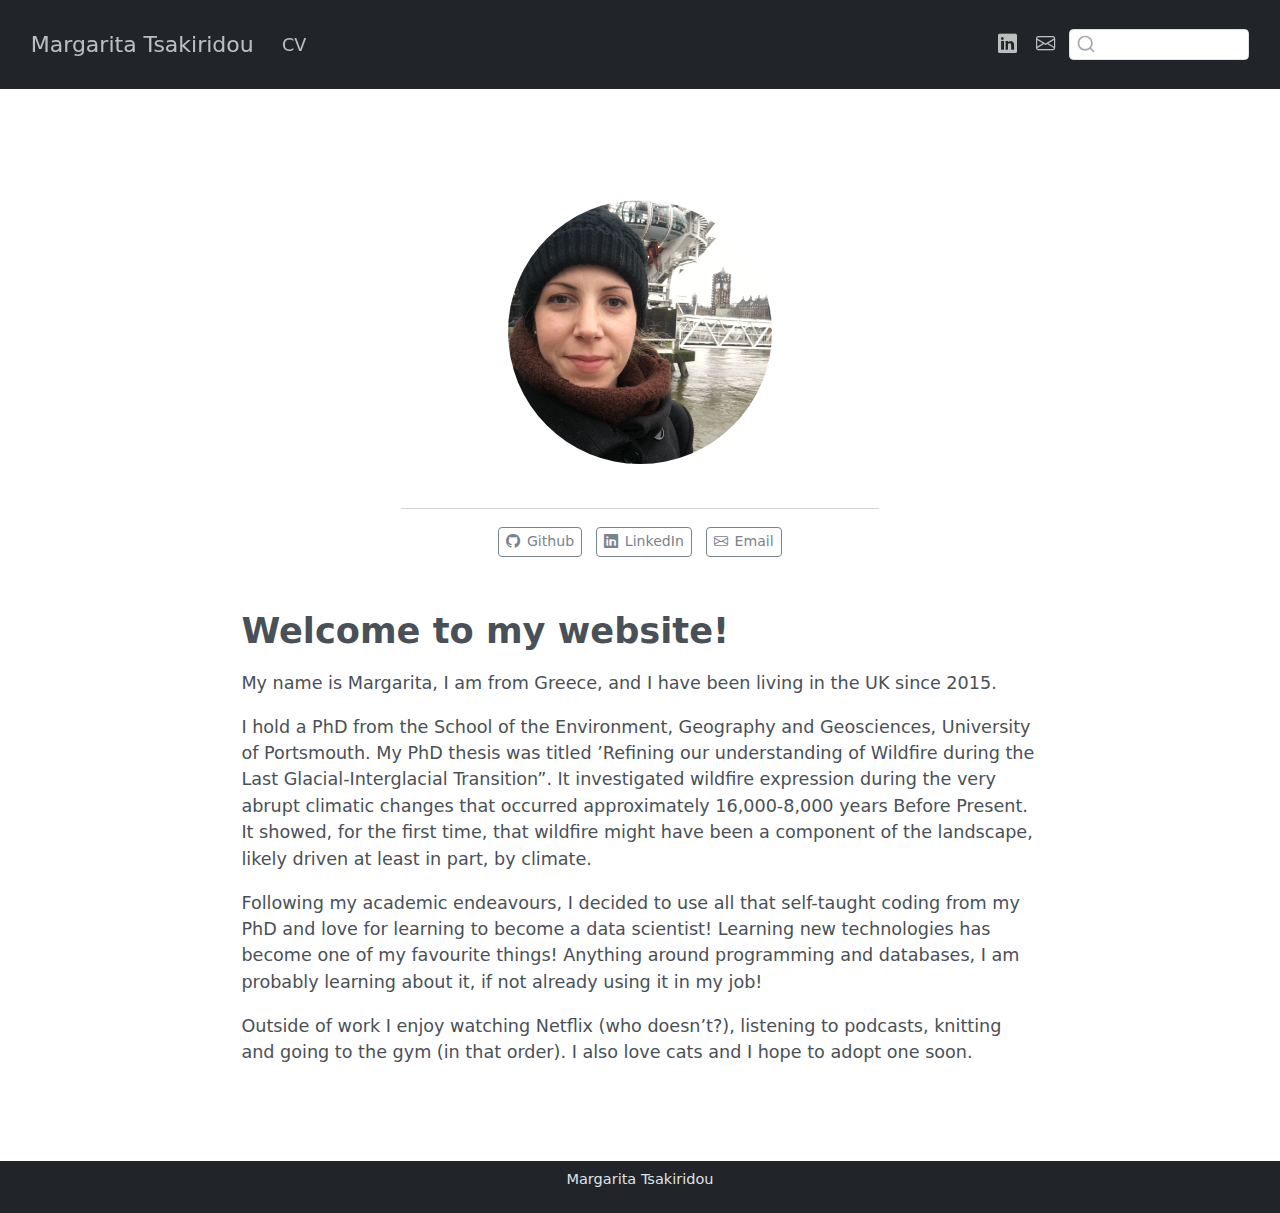
<file: docs/index.html>
<!DOCTYPE html>
<html xmlns="http://www.w3.org/1999/xhtml" lang="en" xml:lang="en"><head>

<meta charset="utf-8">
<meta name="generator" content="quarto-1.4.555">

<meta name="viewport" content="width=device-width, initial-scale=1.0, user-scalable=yes">


<title>Margarita Tsakiridou</title>
<style>
code{white-space: pre-wrap;}
span.smallcaps{font-variant: small-caps;}
div.columns{display: flex; gap: min(4vw, 1.5em);}
div.column{flex: auto; overflow-x: auto;}
div.hanging-indent{margin-left: 1.5em; text-indent: -1.5em;}
ul.task-list{list-style: none;}
ul.task-list li input[type="checkbox"] {
  width: 0.8em;
  margin: 0 0.8em 0.2em -1em; /* quarto-specific, see https://github.com/quarto-dev/quarto-cli/issues/4556 */ 
  vertical-align: middle;
}
</style>


<script src="site_libs/quarto-nav/quarto-nav.js"></script>
<script src="site_libs/quarto-nav/headroom.min.js"></script>
<script src="site_libs/clipboard/clipboard.min.js"></script>
<script src="site_libs/quarto-search/autocomplete.umd.js"></script>
<script src="site_libs/quarto-search/fuse.min.js"></script>
<script src="site_libs/quarto-search/quarto-search.js"></script>
<meta name="quarto:offset" content="./">
<link href="./img/test.jpg" rel="icon" type="image/jpeg">
<script src="site_libs/quarto-html/quarto.js"></script>
<script src="site_libs/quarto-html/popper.min.js"></script>
<script src="site_libs/quarto-html/tippy.umd.min.js"></script>
<link href="site_libs/quarto-html/tippy.css" rel="stylesheet">
<link href="site_libs/quarto-html/quarto-syntax-highlighting.css" rel="stylesheet" id="quarto-text-highlighting-styles">
<script src="site_libs/bootstrap/bootstrap.min.js"></script>
<link href="site_libs/bootstrap/bootstrap-icons.css" rel="stylesheet">
<link href="site_libs/bootstrap/bootstrap.min.css" rel="stylesheet" id="quarto-bootstrap" data-mode="light">
<script id="quarto-search-options" type="application/json">{
  "location": "navbar",
  "copy-button": false,
  "collapse-after": 3,
  "panel-placement": "end",
  "type": "textbox",
  "limit": 50,
  "keyboard-shortcut": [
    "f",
    "/",
    "s"
  ],
  "language": {
    "search-no-results-text": "No results",
    "search-matching-documents-text": "matching documents",
    "search-copy-link-title": "Copy link to search",
    "search-hide-matches-text": "Hide additional matches",
    "search-more-match-text": "more match in this document",
    "search-more-matches-text": "more matches in this document",
    "search-clear-button-title": "Clear",
    "search-text-placeholder": "",
    "search-detached-cancel-button-title": "Cancel",
    "search-submit-button-title": "Submit",
    "search-label": "Search"
  }
}</script>


</head>

<body class="nav-fixed fullcontent">

<div id="quarto-search-results"></div>
  <header id="quarto-header" class="headroom fixed-top">
    <nav class="navbar navbar-expand-lg " data-bs-theme="dark">
      <div class="navbar-container container-fluid">
      <div class="navbar-brand-container mx-auto">
    <a class="navbar-brand" href="./index.html">
    <span class="navbar-title">Margarita Tsakiridou</span>
    </a>
  </div>
            <div id="quarto-search" class="" title="Search"></div>
          <button class="navbar-toggler" type="button" data-bs-toggle="collapse" data-bs-target="#navbarCollapse" aria-controls="navbarCollapse" aria-expanded="false" aria-label="Toggle navigation" onclick="if (window.quartoToggleHeadroom) { window.quartoToggleHeadroom(); }">
  <span class="navbar-toggler-icon"></span>
</button>
          <div class="collapse navbar-collapse" id="navbarCollapse">
            <ul class="navbar-nav navbar-nav-scroll me-auto">
  <li class="nav-item">
    <a class="nav-link" href="./cv/index.html"> 
<span class="menu-text">CV</span></a>
  </li>  
</ul>
            <ul class="navbar-nav navbar-nav-scroll ms-auto">
  <li class="nav-item compact">
    <a class="nav-link" href="https://www.linkedin.com/in/margaritatsakiridou/"> <i class="bi bi-linkedin" role="img">
</i> 
<span class="menu-text"></span></a>
  </li>  
  <li class="nav-item compact">
    <a class="nav-link" href="mailto:margarita.tsakiridou@outlook.com"> <i class="bi bi-envelope" role="img" aria-label="email">
</i> 
<span class="menu-text"></span></a>
  </li>  
</ul>
          </div> <!-- /navcollapse -->
          <div class="quarto-navbar-tools">
</div>
      </div> <!-- /container-fluid -->
    </nav>
</header>
<!-- content -->
<div id="quarto-content" class="quarto-container page-columns page-rows-contents page-layout-article page-navbar">
<!-- sidebar -->
<!-- margin-sidebar -->
    
<!-- main -->
<main class="content" id="quarto-document-content">




<div class="quarto-about-jolla content">
  <img src="img/my_image.JPG" class="about-image
  round " style="height: 15em; width: 15em;">
 <div id="about-block">
</div> 
  <hr class="about-sep">
   <div class="about-links">
  <a href="https://github.com/Margarita-Tsakiridou" class="about-link" rel="" target="">
    <i class="bi bi-github"></i>
     <span class="about-link-text">Github</span>
  </a>
  <a href="https://www.linkedin.com/in/margaritatsakiridou/" class="about-link" rel="" target="">
    <i class="bi bi-linkedin"></i>
     <span class="about-link-text">LinkedIn</span>
  </a>
  <a href="mailto:margarita.tsakiridou@outlook.com" class="about-link" rel="" target="">
    <i class="bi bi-envelope"></i>
     <span class="about-link-text">Email</span>
  </a>
</div>
</div>

<section id="welcome-to-my-website" class="level1">
<h1>Welcome to my website!</h1>
<p>My name is Margarita, I am from Greece, and I have been living in the UK since 2015.</p>
<p>I hold a PhD from the School of the Environment, Geography and Geosciences, University of Portsmouth. My PhD thesis was titled ’Refining our understanding of Wildfire during the Last Glacial-Interglacial Transition”. It investigated wildfire expression during the very abrupt climatic changes that occurred approximately 16,000-8,000 years Before Present. It showed, for the first time, that wildfire might have been a component of the landscape, likely driven at least in part, by climate.</p>
<p>Following my academic endeavours, I decided to use all that self-taught coding from my PhD and love for learning to become a data scientist! Learning new technologies has become one of my favourite things! Anything around programming and databases, I am probably learning about it, if not already using it in my job!</p>
<p>Outside of work I enjoy watching Netflix (who doesn’t?), listening to podcasts, knitting and going to the gym (in that order). I also love cats and I hope to adopt one soon.</p>



</section>

</main> <!-- /main -->
<script id="quarto-html-after-body" type="application/javascript">
window.document.addEventListener("DOMContentLoaded", function (event) {
  const toggleBodyColorMode = (bsSheetEl) => {
    const mode = bsSheetEl.getAttribute("data-mode");
    const bodyEl = window.document.querySelector("body");
    if (mode === "dark") {
      bodyEl.classList.add("quarto-dark");
      bodyEl.classList.remove("quarto-light");
    } else {
      bodyEl.classList.add("quarto-light");
      bodyEl.classList.remove("quarto-dark");
    }
  }
  const toggleBodyColorPrimary = () => {
    const bsSheetEl = window.document.querySelector("link#quarto-bootstrap");
    if (bsSheetEl) {
      toggleBodyColorMode(bsSheetEl);
    }
  }
  toggleBodyColorPrimary();  
  const isCodeAnnotation = (el) => {
    for (const clz of el.classList) {
      if (clz.startsWith('code-annotation-')) {                     
        return true;
      }
    }
    return false;
  }
  const clipboard = new window.ClipboardJS('.code-copy-button', {
    text: function(trigger) {
      const codeEl = trigger.previousElementSibling.cloneNode(true);
      for (const childEl of codeEl.children) {
        if (isCodeAnnotation(childEl)) {
          childEl.remove();
        }
      }
      return codeEl.innerText;
    }
  });
  clipboard.on('success', function(e) {
    // button target
    const button = e.trigger;
    // don't keep focus
    button.blur();
    // flash "checked"
    button.classList.add('code-copy-button-checked');
    var currentTitle = button.getAttribute("title");
    button.setAttribute("title", "Copied!");
    let tooltip;
    if (window.bootstrap) {
      button.setAttribute("data-bs-toggle", "tooltip");
      button.setAttribute("data-bs-placement", "left");
      button.setAttribute("data-bs-title", "Copied!");
      tooltip = new bootstrap.Tooltip(button, 
        { trigger: "manual", 
          customClass: "code-copy-button-tooltip",
          offset: [0, -8]});
      tooltip.show();    
    }
    setTimeout(function() {
      if (tooltip) {
        tooltip.hide();
        button.removeAttribute("data-bs-title");
        button.removeAttribute("data-bs-toggle");
        button.removeAttribute("data-bs-placement");
      }
      button.setAttribute("title", currentTitle);
      button.classList.remove('code-copy-button-checked');
    }, 1000);
    // clear code selection
    e.clearSelection();
  });
    var localhostRegex = new RegExp(/^(?:http|https):\/\/localhost\:?[0-9]*\//);
    var mailtoRegex = new RegExp(/^mailto:/);
      var filterRegex = new RegExp('/' + window.location.host + '/');
    var isInternal = (href) => {
        return filterRegex.test(href) || localhostRegex.test(href) || mailtoRegex.test(href);
    }
    // Inspect non-navigation links and adorn them if external
 	var links = window.document.querySelectorAll('a[href]:not(.nav-link):not(.navbar-brand):not(.toc-action):not(.sidebar-link):not(.sidebar-item-toggle):not(.pagination-link):not(.no-external):not([aria-hidden]):not(.dropdown-item):not(.quarto-navigation-tool)');
    for (var i=0; i<links.length; i++) {
      const link = links[i];
      if (!isInternal(link.href)) {
        // undo the damage that might have been done by quarto-nav.js in the case of
        // links that we want to consider external
        if (link.dataset.originalHref !== undefined) {
          link.href = link.dataset.originalHref;
        }
      }
    }
  function tippyHover(el, contentFn, onTriggerFn, onUntriggerFn) {
    const config = {
      allowHTML: true,
      maxWidth: 500,
      delay: 100,
      arrow: false,
      appendTo: function(el) {
          return el.parentElement;
      },
      interactive: true,
      interactiveBorder: 10,
      theme: 'quarto',
      placement: 'bottom-start',
    };
    if (contentFn) {
      config.content = contentFn;
    }
    if (onTriggerFn) {
      config.onTrigger = onTriggerFn;
    }
    if (onUntriggerFn) {
      config.onUntrigger = onUntriggerFn;
    }
    window.tippy(el, config); 
  }
  const noterefs = window.document.querySelectorAll('a[role="doc-noteref"]');
  for (var i=0; i<noterefs.length; i++) {
    const ref = noterefs[i];
    tippyHover(ref, function() {
      // use id or data attribute instead here
      let href = ref.getAttribute('data-footnote-href') || ref.getAttribute('href');
      try { href = new URL(href).hash; } catch {}
      const id = href.replace(/^#\/?/, "");
      const note = window.document.getElementById(id);
      if (note) {
        return note.innerHTML;
      } else {
        return "";
      }
    });
  }
  const xrefs = window.document.querySelectorAll('a.quarto-xref');
  const processXRef = (id, note) => {
    // Strip column container classes
    const stripColumnClz = (el) => {
      el.classList.remove("page-full", "page-columns");
      if (el.children) {
        for (const child of el.children) {
          stripColumnClz(child);
        }
      }
    }
    stripColumnClz(note)
    if (id === null || id.startsWith('sec-')) {
      // Special case sections, only their first couple elements
      const container = document.createElement("div");
      if (note.children && note.children.length > 2) {
        container.appendChild(note.children[0].cloneNode(true));
        for (let i = 1; i < note.children.length; i++) {
          const child = note.children[i];
          if (child.tagName === "P" && child.innerText === "") {
            continue;
          } else {
            container.appendChild(child.cloneNode(true));
            break;
          }
        }
        if (window.Quarto?.typesetMath) {
          window.Quarto.typesetMath(container);
        }
        return container.innerHTML
      } else {
        if (window.Quarto?.typesetMath) {
          window.Quarto.typesetMath(note);
        }
        return note.innerHTML;
      }
    } else {
      // Remove any anchor links if they are present
      const anchorLink = note.querySelector('a.anchorjs-link');
      if (anchorLink) {
        anchorLink.remove();
      }
      if (window.Quarto?.typesetMath) {
        window.Quarto.typesetMath(note);
      }
      // TODO in 1.5, we should make sure this works without a callout special case
      if (note.classList.contains("callout")) {
        return note.outerHTML;
      } else {
        return note.innerHTML;
      }
    }
  }
  for (var i=0; i<xrefs.length; i++) {
    const xref = xrefs[i];
    tippyHover(xref, undefined, function(instance) {
      instance.disable();
      let url = xref.getAttribute('href');
      let hash = undefined; 
      if (url.startsWith('#')) {
        hash = url;
      } else {
        try { hash = new URL(url).hash; } catch {}
      }
      if (hash) {
        const id = hash.replace(/^#\/?/, "");
        const note = window.document.getElementById(id);
        if (note !== null) {
          try {
            const html = processXRef(id, note.cloneNode(true));
            instance.setContent(html);
          } finally {
            instance.enable();
            instance.show();
          }
        } else {
          // See if we can fetch this
          fetch(url.split('#')[0])
          .then(res => res.text())
          .then(html => {
            const parser = new DOMParser();
            const htmlDoc = parser.parseFromString(html, "text/html");
            const note = htmlDoc.getElementById(id);
            if (note !== null) {
              const html = processXRef(id, note);
              instance.setContent(html);
            } 
          }).finally(() => {
            instance.enable();
            instance.show();
          });
        }
      } else {
        // See if we can fetch a full url (with no hash to target)
        // This is a special case and we should probably do some content thinning / targeting
        fetch(url)
        .then(res => res.text())
        .then(html => {
          const parser = new DOMParser();
          const htmlDoc = parser.parseFromString(html, "text/html");
          const note = htmlDoc.querySelector('main.content');
          if (note !== null) {
            // This should only happen for chapter cross references
            // (since there is no id in the URL)
            // remove the first header
            if (note.children.length > 0 && note.children[0].tagName === "HEADER") {
              note.children[0].remove();
            }
            const html = processXRef(null, note);
            instance.setContent(html);
          } 
        }).finally(() => {
          instance.enable();
          instance.show();
        });
      }
    }, function(instance) {
    });
  }
      let selectedAnnoteEl;
      const selectorForAnnotation = ( cell, annotation) => {
        let cellAttr = 'data-code-cell="' + cell + '"';
        let lineAttr = 'data-code-annotation="' +  annotation + '"';
        const selector = 'span[' + cellAttr + '][' + lineAttr + ']';
        return selector;
      }
      const selectCodeLines = (annoteEl) => {
        const doc = window.document;
        const targetCell = annoteEl.getAttribute("data-target-cell");
        const targetAnnotation = annoteEl.getAttribute("data-target-annotation");
        const annoteSpan = window.document.querySelector(selectorForAnnotation(targetCell, targetAnnotation));
        const lines = annoteSpan.getAttribute("data-code-lines").split(",");
        const lineIds = lines.map((line) => {
          return targetCell + "-" + line;
        })
        let top = null;
        let height = null;
        let parent = null;
        if (lineIds.length > 0) {
            //compute the position of the single el (top and bottom and make a div)
            const el = window.document.getElementById(lineIds[0]);
            top = el.offsetTop;
            height = el.offsetHeight;
            parent = el.parentElement.parentElement;
          if (lineIds.length > 1) {
            const lastEl = window.document.getElementById(lineIds[lineIds.length - 1]);
            const bottom = lastEl.offsetTop + lastEl.offsetHeight;
            height = bottom - top;
          }
          if (top !== null && height !== null && parent !== null) {
            // cook up a div (if necessary) and position it 
            let div = window.document.getElementById("code-annotation-line-highlight");
            if (div === null) {
              div = window.document.createElement("div");
              div.setAttribute("id", "code-annotation-line-highlight");
              div.style.position = 'absolute';
              parent.appendChild(div);
            }
            div.style.top = top - 2 + "px";
            div.style.height = height + 4 + "px";
            div.style.left = 0;
            let gutterDiv = window.document.getElementById("code-annotation-line-highlight-gutter");
            if (gutterDiv === null) {
              gutterDiv = window.document.createElement("div");
              gutterDiv.setAttribute("id", "code-annotation-line-highlight-gutter");
              gutterDiv.style.position = 'absolute';
              const codeCell = window.document.getElementById(targetCell);
              const gutter = codeCell.querySelector('.code-annotation-gutter');
              gutter.appendChild(gutterDiv);
            }
            gutterDiv.style.top = top - 2 + "px";
            gutterDiv.style.height = height + 4 + "px";
          }
          selectedAnnoteEl = annoteEl;
        }
      };
      const unselectCodeLines = () => {
        const elementsIds = ["code-annotation-line-highlight", "code-annotation-line-highlight-gutter"];
        elementsIds.forEach((elId) => {
          const div = window.document.getElementById(elId);
          if (div) {
            div.remove();
          }
        });
        selectedAnnoteEl = undefined;
      };
        // Handle positioning of the toggle
    window.addEventListener(
      "resize",
      throttle(() => {
        elRect = undefined;
        if (selectedAnnoteEl) {
          selectCodeLines(selectedAnnoteEl);
        }
      }, 10)
    );
    function throttle(fn, ms) {
    let throttle = false;
    let timer;
      return (...args) => {
        if(!throttle) { // first call gets through
            fn.apply(this, args);
            throttle = true;
        } else { // all the others get throttled
            if(timer) clearTimeout(timer); // cancel #2
            timer = setTimeout(() => {
              fn.apply(this, args);
              timer = throttle = false;
            }, ms);
        }
      };
    }
      // Attach click handler to the DT
      const annoteDls = window.document.querySelectorAll('dt[data-target-cell]');
      for (const annoteDlNode of annoteDls) {
        annoteDlNode.addEventListener('click', (event) => {
          const clickedEl = event.target;
          if (clickedEl !== selectedAnnoteEl) {
            unselectCodeLines();
            const activeEl = window.document.querySelector('dt[data-target-cell].code-annotation-active');
            if (activeEl) {
              activeEl.classList.remove('code-annotation-active');
            }
            selectCodeLines(clickedEl);
            clickedEl.classList.add('code-annotation-active');
          } else {
            // Unselect the line
            unselectCodeLines();
            clickedEl.classList.remove('code-annotation-active');
          }
        });
      }
  const findCites = (el) => {
    const parentEl = el.parentElement;
    if (parentEl) {
      const cites = parentEl.dataset.cites;
      if (cites) {
        return {
          el,
          cites: cites.split(' ')
        };
      } else {
        return findCites(el.parentElement)
      }
    } else {
      return undefined;
    }
  };
  var bibliorefs = window.document.querySelectorAll('a[role="doc-biblioref"]');
  for (var i=0; i<bibliorefs.length; i++) {
    const ref = bibliorefs[i];
    const citeInfo = findCites(ref);
    if (citeInfo) {
      tippyHover(citeInfo.el, function() {
        var popup = window.document.createElement('div');
        citeInfo.cites.forEach(function(cite) {
          var citeDiv = window.document.createElement('div');
          citeDiv.classList.add('hanging-indent');
          citeDiv.classList.add('csl-entry');
          var biblioDiv = window.document.getElementById('ref-' + cite);
          if (biblioDiv) {
            citeDiv.innerHTML = biblioDiv.innerHTML;
          }
          popup.appendChild(citeDiv);
        });
        return popup.innerHTML;
      });
    }
  }
});
</script>
</div> <!-- /content -->
<footer class="footer">
  <div class="nav-footer">
    <div class="nav-footer-left">
      &nbsp;
    </div>   
    <div class="nav-footer-center">
<p>Margarita Tsakiridou</p>
</div>
    <div class="nav-footer-right">
      &nbsp;
    </div>
  </div>
</footer>




</body></html>
</file>
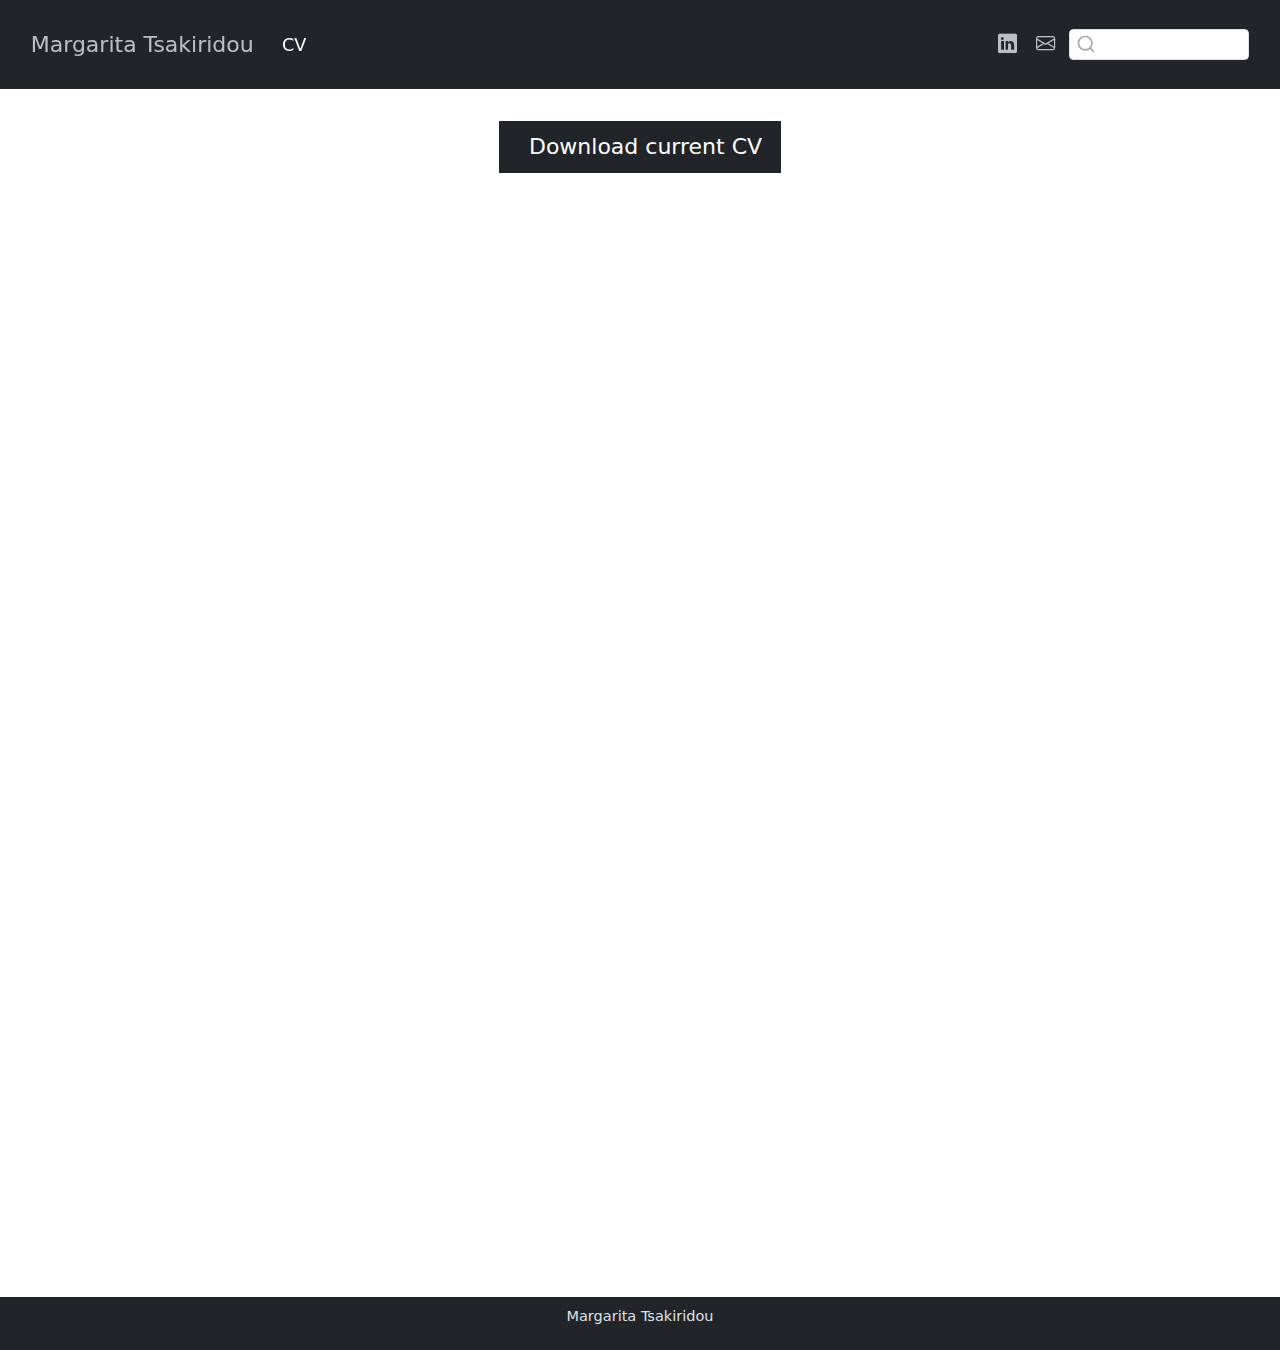
<file: docs/cv/index.html>
<!DOCTYPE html>
<html xmlns="http://www.w3.org/1999/xhtml" lang="en" xml:lang="en"><head>
<meta http-equiv="Content-Type" content="text/html; charset=UTF-8">
<meta charset="utf-8">
<meta name="generator" content="quarto-1.4.555">
<meta name="viewport" content="width=device-width, initial-scale=1.0, user-scalable=yes">
<title>Margarita Tsakiridou</title>
<style>
code{white-space: pre-wrap;}
span.smallcaps{font-variant: small-caps;}
div.columns{display: flex; gap: min(4vw, 1.5em);}
div.column{flex: auto; overflow-x: auto;}
div.hanging-indent{margin-left: 1.5em; text-indent: -1.5em;}
ul.task-list{list-style: none;}
ul.task-list li input[type="checkbox"] {
  width: 0.8em;
  margin: 0 0.8em 0.2em -1em; /* quarto-specific, see https://github.com/quarto-dev/quarto-cli/issues/4556 */ 
  vertical-align: middle;
}
</style>

<script src="../site_libs/quarto-nav/quarto-nav.js"></script>
<script src="../site_libs/quarto-nav/headroom.min.js"></script>
<script src="../site_libs/clipboard/clipboard.min.js"></script>
<script src="../site_libs/quarto-search/autocomplete.umd.js"></script>
<script src="../site_libs/quarto-search/fuse.min.js"></script>
<script src="../site_libs/quarto-search/quarto-search.js"></script>
<meta name="quarto:offset" content="../">
<link href="../img/test.jpg" rel="icon" type="image/jpeg">
<script src="../site_libs/quarto-html/quarto.js"></script>
<script src="../site_libs/quarto-html/popper.min.js"></script>
<script src="../site_libs/quarto-html/tippy.umd.min.js"></script>
<script src="../site_libs/quarto-html/anchor.min.js"></script>
<link href="../site_libs/quarto-html/tippy.css" rel="stylesheet">
<link href="../site_libs/quarto-html/quarto-syntax-highlighting.css" rel="stylesheet" id="quarto-text-highlighting-styles">
<script src="../site_libs/bootstrap/bootstrap.min.js"></script>
<link href="../site_libs/bootstrap/bootstrap-icons.css" rel="stylesheet">
<link href="../site_libs/bootstrap/bootstrap.min.css" rel="stylesheet" id="quarto-bootstrap" data-mode="light"><script id="quarto-search-options" type="application/json">{
  "location": "navbar",
  "copy-button": false,
  "collapse-after": 3,
  "panel-placement": "end",
  "type": "textbox",
  "limit": 50,
  "keyboard-shortcut": [
    "f",
    "/",
    "s"
  ],
  "language": {
    "search-no-results-text": "No results",
    "search-matching-documents-text": "matching documents",
    "search-copy-link-title": "Copy link to search",
    "search-hide-matches-text": "Hide additional matches",
    "search-more-match-text": "more match in this document",
    "search-more-matches-text": "more matches in this document",
    "search-clear-button-title": "Clear",
    "search-text-placeholder": "",
    "search-detached-cancel-button-title": "Cancel",
    "search-submit-button-title": "Submit",
    "search-label": "Search"
  }
}</script>
</head>
<body class="nav-fixed fullcontent">

<div id="quarto-search-results"></div>
  <header id="quarto-header" class="headroom fixed-top"><nav class="navbar navbar-expand-lg " data-bs-theme="dark"><div class="navbar-container container-fluid">
      <div class="navbar-brand-container mx-auto">
    <a class="navbar-brand" href="../index.html">
    <span class="navbar-title">Margarita Tsakiridou</span>
    </a>
  </div>
            <div id="quarto-search" class="" title="Search"></div>
          <button class="navbar-toggler" type="button" data-bs-toggle="collapse" data-bs-target="#navbarCollapse" aria-controls="navbarCollapse" aria-expanded="false" aria-label="Toggle navigation" onclick="if (window.quartoToggleHeadroom) { window.quartoToggleHeadroom(); }">
  <span class="navbar-toggler-icon"></span>
</button>
          <div class="collapse navbar-collapse" id="navbarCollapse">
            <ul class="navbar-nav navbar-nav-scroll me-auto">
<li class="nav-item">
    <a class="nav-link active" href="../cv/index.html" aria-current="page"> 
<span class="menu-text">CV</span></a>
  </li>  
</ul>
<ul class="navbar-nav navbar-nav-scroll ms-auto">
<li class="nav-item compact">
    <a class="nav-link" href="https://www.linkedin.com/in/margaritatsakiridou/"> <i class="bi bi-linkedin" role="img">
</i> 
<span class="menu-text"></span></a>
  </li>  
  <li class="nav-item compact">
    <a class="nav-link" href="mailto:margarita.tsakiridou@outlook.com"> <i class="bi bi-envelope" role="img" aria-label="email">
</i> 
<span class="menu-text"></span></a>
  </li>  
</ul>
</div> <!-- /navcollapse -->
          <div class="quarto-navbar-tools">
</div>
      </div> <!-- /container-fluid -->
    </nav></header><!-- content --><div id="quarto-content" class="quarto-container page-columns page-rows-contents page-layout-article page-navbar">
<!-- sidebar -->
<!-- margin-sidebar -->
    
<!-- main -->
<main class="content" id="quarto-document-content"><div class="cell">
<style type="text/css">
.embed-container {
    position: relative;
    padding-bottom: 129%;
    height: 0;
    overflow: hidden;
    max-width: 100%;
}
.embed-container iframe,
.embed-container object,
.embed-container embed {
    position: absolute;
    top: 0;
    left: 0;
    width: 100%;
    height: 100%;
}
</style>
</div>
<p class="text-center">
  <a class="btn btn-primary btn-lg cv-download" href="cv.pdf" target="_blank">
    <i class="fa-solid fa-file-arrow-down"></i> Download current CV
  </a>
</p>
<div class="embed-container">
  <iframe src="cv.pdf#toolbar=0" style="border: 0.5px;width: 100%;"></iframe>
</div>



</main><!-- /main --><script id="quarto-html-after-body" type="application/javascript">
window.document.addEventListener("DOMContentLoaded", function (event) {
  const toggleBodyColorMode = (bsSheetEl) => {
    const mode = bsSheetEl.getAttribute("data-mode");
    const bodyEl = window.document.querySelector("body");
    if (mode === "dark") {
      bodyEl.classList.add("quarto-dark");
      bodyEl.classList.remove("quarto-light");
    } else {
      bodyEl.classList.add("quarto-light");
      bodyEl.classList.remove("quarto-dark");
    }
  }
  const toggleBodyColorPrimary = () => {
    const bsSheetEl = window.document.querySelector("link#quarto-bootstrap");
    if (bsSheetEl) {
      toggleBodyColorMode(bsSheetEl);
    }
  }
  toggleBodyColorPrimary();  
  const icon = "";
  const anchorJS = new window.AnchorJS();
  anchorJS.options = {
    placement: 'right',
    icon: icon
  };
  anchorJS.add('.anchored');
  const isCodeAnnotation = (el) => {
    for (const clz of el.classList) {
      if (clz.startsWith('code-annotation-')) {                     
        return true;
      }
    }
    return false;
  }
  const clipboard = new window.ClipboardJS('.code-copy-button', {
    text: function(trigger) {
      const codeEl = trigger.previousElementSibling.cloneNode(true);
      for (const childEl of codeEl.children) {
        if (isCodeAnnotation(childEl)) {
          childEl.remove();
        }
      }
      return codeEl.innerText;
    }
  });
  clipboard.on('success', function(e) {
    // button target
    const button = e.trigger;
    // don't keep focus
    button.blur();
    // flash "checked"
    button.classList.add('code-copy-button-checked');
    var currentTitle = button.getAttribute("title");
    button.setAttribute("title", "Copied!");
    let tooltip;
    if (window.bootstrap) {
      button.setAttribute("data-bs-toggle", "tooltip");
      button.setAttribute("data-bs-placement", "left");
      button.setAttribute("data-bs-title", "Copied!");
      tooltip = new bootstrap.Tooltip(button, 
        { trigger: "manual", 
          customClass: "code-copy-button-tooltip",
          offset: [0, -8]});
      tooltip.show();    
    }
    setTimeout(function() {
      if (tooltip) {
        tooltip.hide();
        button.removeAttribute("data-bs-title");
        button.removeAttribute("data-bs-toggle");
        button.removeAttribute("data-bs-placement");
      }
      button.setAttribute("title", currentTitle);
      button.classList.remove('code-copy-button-checked');
    }, 1000);
    // clear code selection
    e.clearSelection();
  });
    var localhostRegex = new RegExp(/^(?:http|https):\/\/localhost\:?[0-9]*\//);
    var mailtoRegex = new RegExp(/^mailto:/);
      var filterRegex = new RegExp('/' + window.location.host + '/');
    var isInternal = (href) => {
        return filterRegex.test(href) || localhostRegex.test(href) || mailtoRegex.test(href);
    }
    // Inspect non-navigation links and adorn them if external
 	var links = window.document.querySelectorAll('a[href]:not(.nav-link):not(.navbar-brand):not(.toc-action):not(.sidebar-link):not(.sidebar-item-toggle):not(.pagination-link):not(.no-external):not([aria-hidden]):not(.dropdown-item):not(.quarto-navigation-tool)');
    for (var i=0; i<links.length; i++) {
      const link = links[i];
      if (!isInternal(link.href)) {
        // undo the damage that might have been done by quarto-nav.js in the case of
        // links that we want to consider external
        if (link.dataset.originalHref !== undefined) {
          link.href = link.dataset.originalHref;
        }
      }
    }
  function tippyHover(el, contentFn, onTriggerFn, onUntriggerFn) {
    const config = {
      allowHTML: true,
      maxWidth: 500,
      delay: 100,
      arrow: false,
      appendTo: function(el) {
          return el.parentElement;
      },
      interactive: true,
      interactiveBorder: 10,
      theme: 'quarto',
      placement: 'bottom-start',
    };
    if (contentFn) {
      config.content = contentFn;
    }
    if (onTriggerFn) {
      config.onTrigger = onTriggerFn;
    }
    if (onUntriggerFn) {
      config.onUntrigger = onUntriggerFn;
    }
    window.tippy(el, config); 
  }
  const noterefs = window.document.querySelectorAll('a[role="doc-noteref"]');
  for (var i=0; i<noterefs.length; i++) {
    const ref = noterefs[i];
    tippyHover(ref, function() {
      // use id or data attribute instead here
      let href = ref.getAttribute('data-footnote-href') || ref.getAttribute('href');
      try { href = new URL(href).hash; } catch {}
      const id = href.replace(/^#\/?/, "");
      const note = window.document.getElementById(id);
      if (note) {
        return note.innerHTML;
      } else {
        return "";
      }
    });
  }
  const xrefs = window.document.querySelectorAll('a.quarto-xref');
  const processXRef = (id, note) => {
    // Strip column container classes
    const stripColumnClz = (el) => {
      el.classList.remove("page-full", "page-columns");
      if (el.children) {
        for (const child of el.children) {
          stripColumnClz(child);
        }
      }
    }
    stripColumnClz(note)
    if (id === null || id.startsWith('sec-')) {
      // Special case sections, only their first couple elements
      const container = document.createElement("div");
      if (note.children && note.children.length > 2) {
        container.appendChild(note.children[0].cloneNode(true));
        for (let i = 1; i < note.children.length; i++) {
          const child = note.children[i];
          if (child.tagName === "P" && child.innerText === "") {
            continue;
          } else {
            container.appendChild(child.cloneNode(true));
            break;
          }
        }
        if (window.Quarto?.typesetMath) {
          window.Quarto.typesetMath(container);
        }
        return container.innerHTML
      } else {
        if (window.Quarto?.typesetMath) {
          window.Quarto.typesetMath(note);
        }
        return note.innerHTML;
      }
    } else {
      // Remove any anchor links if they are present
      const anchorLink = note.querySelector('a.anchorjs-link');
      if (anchorLink) {
        anchorLink.remove();
      }
      if (window.Quarto?.typesetMath) {
        window.Quarto.typesetMath(note);
      }
      // TODO in 1.5, we should make sure this works without a callout special case
      if (note.classList.contains("callout")) {
        return note.outerHTML;
      } else {
        return note.innerHTML;
      }
    }
  }
  for (var i=0; i<xrefs.length; i++) {
    const xref = xrefs[i];
    tippyHover(xref, undefined, function(instance) {
      instance.disable();
      let url = xref.getAttribute('href');
      let hash = undefined; 
      if (url.startsWith('#')) {
        hash = url;
      } else {
        try { hash = new URL(url).hash; } catch {}
      }
      if (hash) {
        const id = hash.replace(/^#\/?/, "");
        const note = window.document.getElementById(id);
        if (note !== null) {
          try {
            const html = processXRef(id, note.cloneNode(true));
            instance.setContent(html);
          } finally {
            instance.enable();
            instance.show();
          }
        } else {
          // See if we can fetch this
          fetch(url.split('#')[0])
          .then(res => res.text())
          .then(html => {
            const parser = new DOMParser();
            const htmlDoc = parser.parseFromString(html, "text/html");
            const note = htmlDoc.getElementById(id);
            if (note !== null) {
              const html = processXRef(id, note);
              instance.setContent(html);
            } 
          }).finally(() => {
            instance.enable();
            instance.show();
          });
        }
      } else {
        // See if we can fetch a full url (with no hash to target)
        // This is a special case and we should probably do some content thinning / targeting
        fetch(url)
        .then(res => res.text())
        .then(html => {
          const parser = new DOMParser();
          const htmlDoc = parser.parseFromString(html, "text/html");
          const note = htmlDoc.querySelector('main.content');
          if (note !== null) {
            // This should only happen for chapter cross references
            // (since there is no id in the URL)
            // remove the first header
            if (note.children.length > 0 && note.children[0].tagName === "HEADER") {
              note.children[0].remove();
            }
            const html = processXRef(null, note);
            instance.setContent(html);
          } 
        }).finally(() => {
          instance.enable();
          instance.show();
        });
      }
    }, function(instance) {
    });
  }
      let selectedAnnoteEl;
      const selectorForAnnotation = ( cell, annotation) => {
        let cellAttr = 'data-code-cell="' + cell + '"';
        let lineAttr = 'data-code-annotation="' +  annotation + '"';
        const selector = 'span[' + cellAttr + '][' + lineAttr + ']';
        return selector;
      }
      const selectCodeLines = (annoteEl) => {
        const doc = window.document;
        const targetCell = annoteEl.getAttribute("data-target-cell");
        const targetAnnotation = annoteEl.getAttribute("data-target-annotation");
        const annoteSpan = window.document.querySelector(selectorForAnnotation(targetCell, targetAnnotation));
        const lines = annoteSpan.getAttribute("data-code-lines").split(",");
        const lineIds = lines.map((line) => {
          return targetCell + "-" + line;
        })
        let top = null;
        let height = null;
        let parent = null;
        if (lineIds.length > 0) {
            //compute the position of the single el (top and bottom and make a div)
            const el = window.document.getElementById(lineIds[0]);
            top = el.offsetTop;
            height = el.offsetHeight;
            parent = el.parentElement.parentElement;
          if (lineIds.length > 1) {
            const lastEl = window.document.getElementById(lineIds[lineIds.length - 1]);
            const bottom = lastEl.offsetTop + lastEl.offsetHeight;
            height = bottom - top;
          }
          if (top !== null && height !== null && parent !== null) {
            // cook up a div (if necessary) and position it 
            let div = window.document.getElementById("code-annotation-line-highlight");
            if (div === null) {
              div = window.document.createElement("div");
              div.setAttribute("id", "code-annotation-line-highlight");
              div.style.position = 'absolute';
              parent.appendChild(div);
            }
            div.style.top = top - 2 + "px";
            div.style.height = height + 4 + "px";
            div.style.left = 0;
            let gutterDiv = window.document.getElementById("code-annotation-line-highlight-gutter");
            if (gutterDiv === null) {
              gutterDiv = window.document.createElement("div");
              gutterDiv.setAttribute("id", "code-annotation-line-highlight-gutter");
              gutterDiv.style.position = 'absolute';
              const codeCell = window.document.getElementById(targetCell);
              const gutter = codeCell.querySelector('.code-annotation-gutter');
              gutter.appendChild(gutterDiv);
            }
            gutterDiv.style.top = top - 2 + "px";
            gutterDiv.style.height = height + 4 + "px";
          }
          selectedAnnoteEl = annoteEl;
        }
      };
      const unselectCodeLines = () => {
        const elementsIds = ["code-annotation-line-highlight", "code-annotation-line-highlight-gutter"];
        elementsIds.forEach((elId) => {
          const div = window.document.getElementById(elId);
          if (div) {
            div.remove();
          }
        });
        selectedAnnoteEl = undefined;
      };
        // Handle positioning of the toggle
    window.addEventListener(
      "resize",
      throttle(() => {
        elRect = undefined;
        if (selectedAnnoteEl) {
          selectCodeLines(selectedAnnoteEl);
        }
      }, 10)
    );
    function throttle(fn, ms) {
    let throttle = false;
    let timer;
      return (...args) => {
        if(!throttle) { // first call gets through
            fn.apply(this, args);
            throttle = true;
        } else { // all the others get throttled
            if(timer) clearTimeout(timer); // cancel #2
            timer = setTimeout(() => {
              fn.apply(this, args);
              timer = throttle = false;
            }, ms);
        }
      };
    }
      // Attach click handler to the DT
      const annoteDls = window.document.querySelectorAll('dt[data-target-cell]');
      for (const annoteDlNode of annoteDls) {
        annoteDlNode.addEventListener('click', (event) => {
          const clickedEl = event.target;
          if (clickedEl !== selectedAnnoteEl) {
            unselectCodeLines();
            const activeEl = window.document.querySelector('dt[data-target-cell].code-annotation-active');
            if (activeEl) {
              activeEl.classList.remove('code-annotation-active');
            }
            selectCodeLines(clickedEl);
            clickedEl.classList.add('code-annotation-active');
          } else {
            // Unselect the line
            unselectCodeLines();
            clickedEl.classList.remove('code-annotation-active');
          }
        });
      }
  const findCites = (el) => {
    const parentEl = el.parentElement;
    if (parentEl) {
      const cites = parentEl.dataset.cites;
      if (cites) {
        return {
          el,
          cites: cites.split(' ')
        };
      } else {
        return findCites(el.parentElement)
      }
    } else {
      return undefined;
    }
  };
  var bibliorefs = window.document.querySelectorAll('a[role="doc-biblioref"]');
  for (var i=0; i<bibliorefs.length; i++) {
    const ref = bibliorefs[i];
    const citeInfo = findCites(ref);
    if (citeInfo) {
      tippyHover(citeInfo.el, function() {
        var popup = window.document.createElement('div');
        citeInfo.cites.forEach(function(cite) {
          var citeDiv = window.document.createElement('div');
          citeDiv.classList.add('hanging-indent');
          citeDiv.classList.add('csl-entry');
          var biblioDiv = window.document.getElementById('ref-' + cite);
          if (biblioDiv) {
            citeDiv.innerHTML = biblioDiv.innerHTML;
          }
          popup.appendChild(citeDiv);
        });
        return popup.innerHTML;
      });
    }
  }
});
</script>
</div> <!-- /content -->
<footer class="footer"><div class="nav-footer">
    <div class="nav-footer-left">
      &nbsp;
    </div>   
    <div class="nav-footer-center">
<p>Margarita Tsakiridou</p>
</div>
    <div class="nav-footer-right">
      &nbsp;
    </div>
  </div>
</footer>


</body></html>
</file>
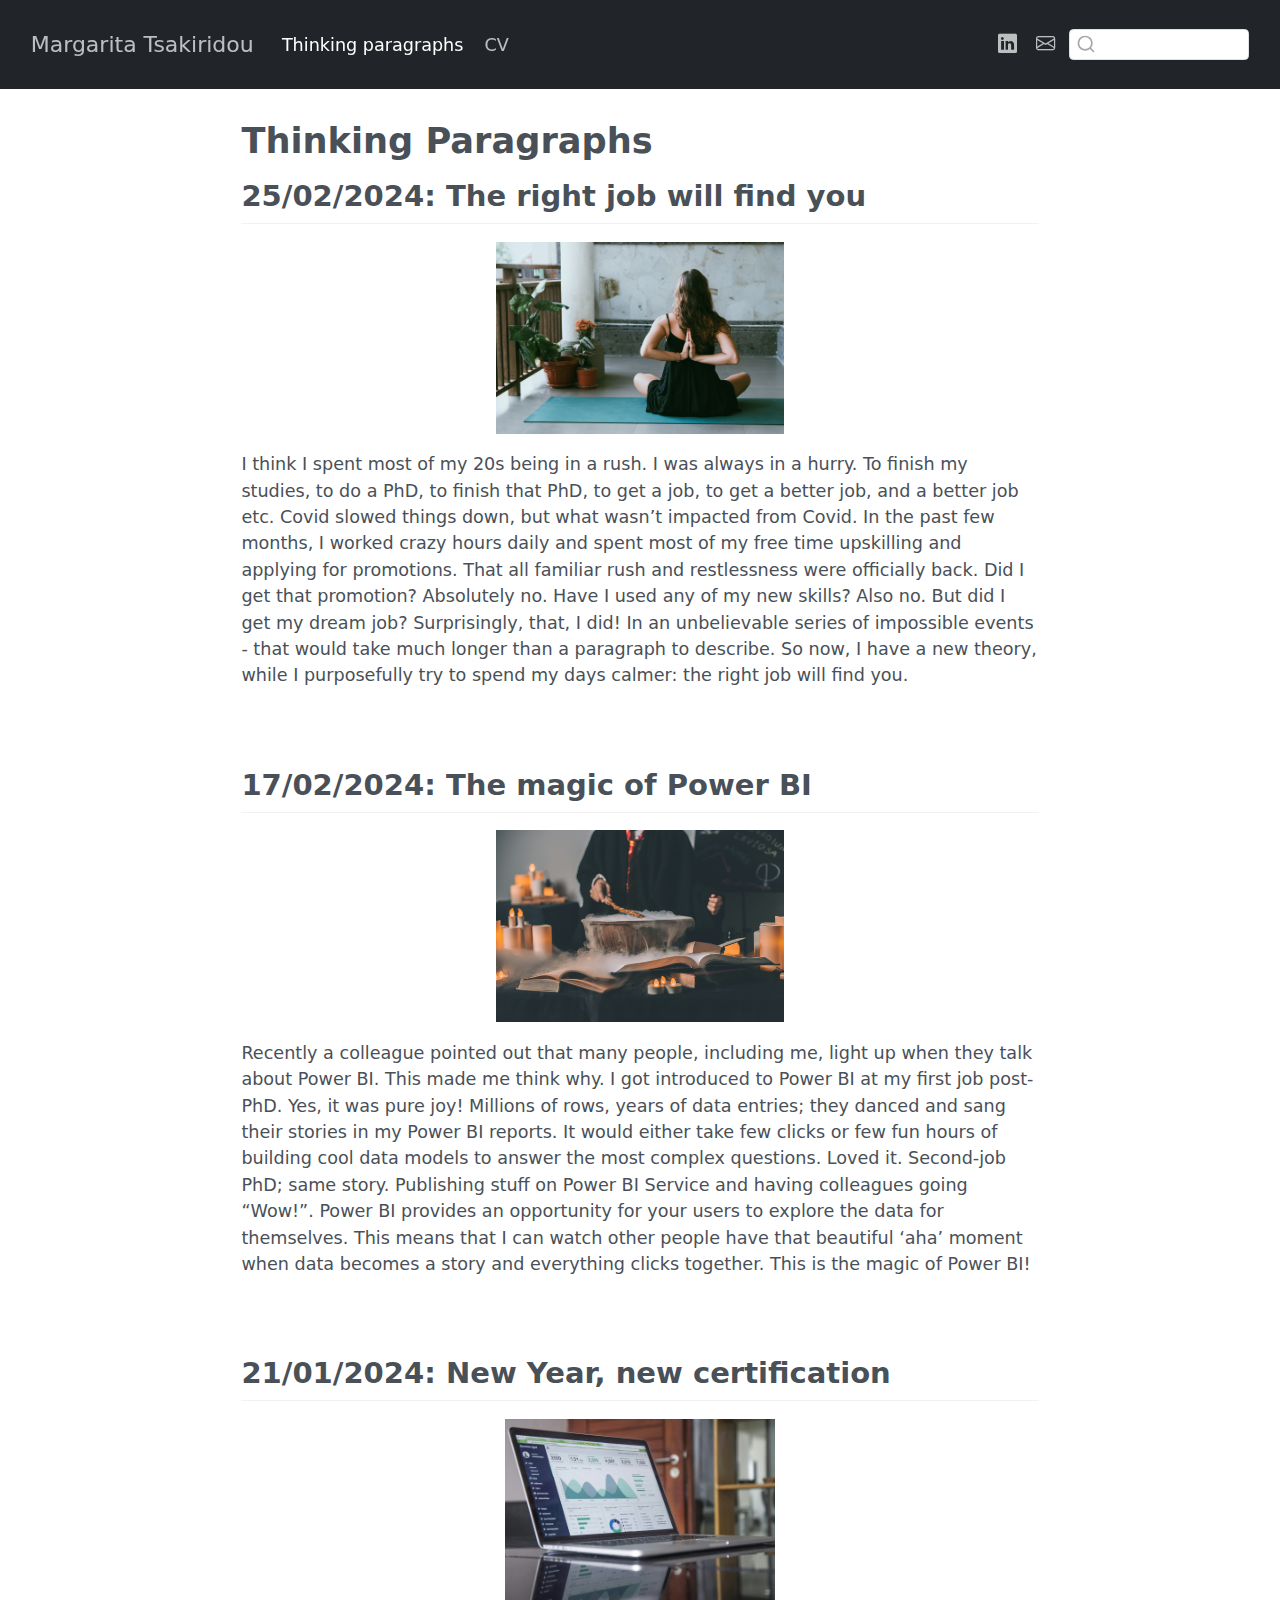
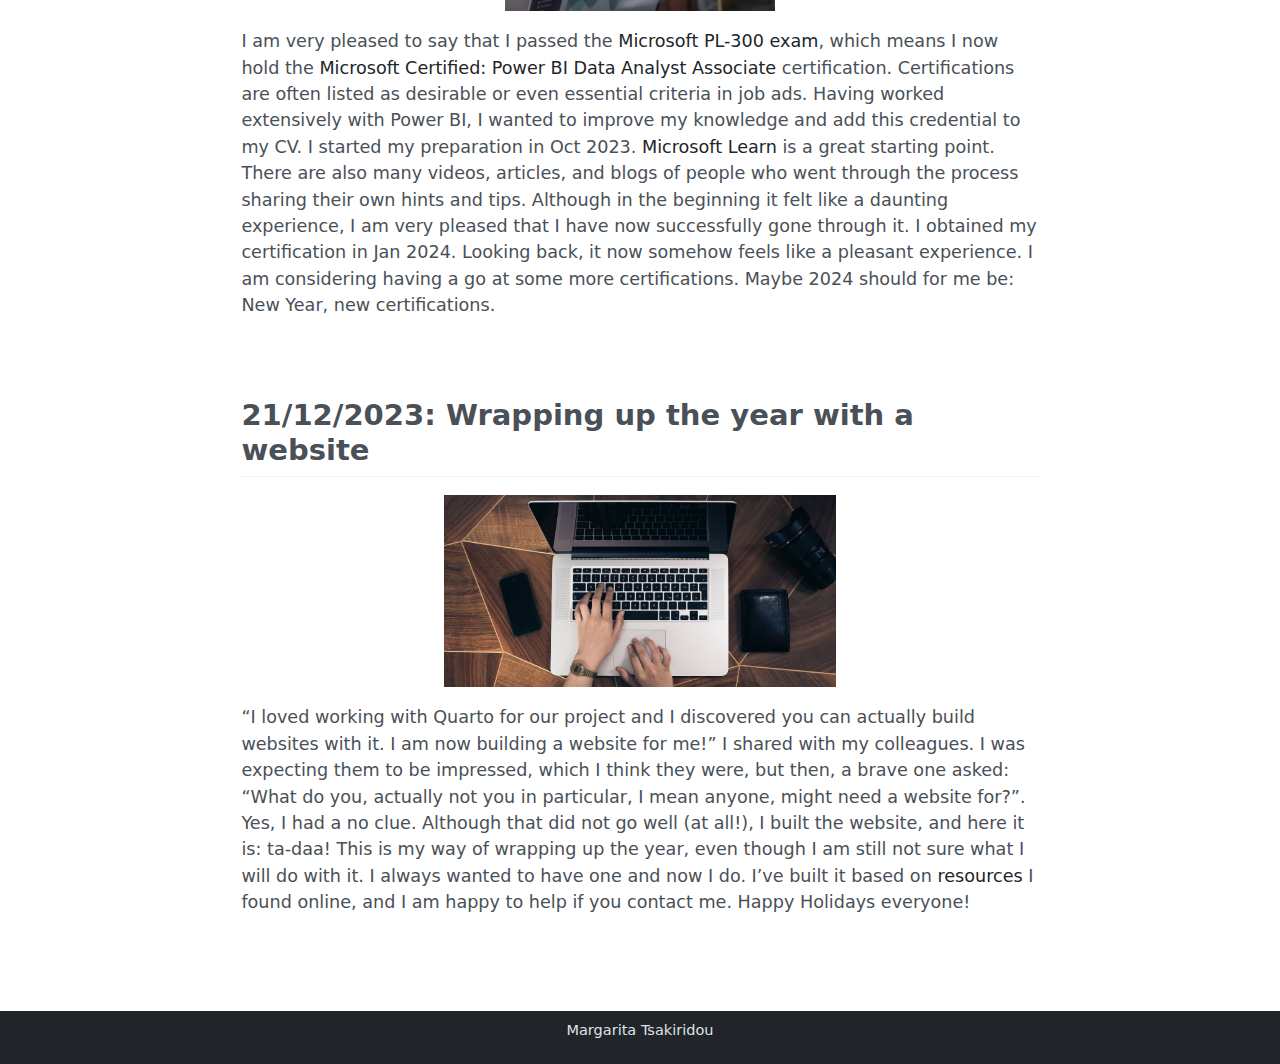
<file: docs/thinking_paragraphs/index.html>
<!DOCTYPE html>
<html xmlns="http://www.w3.org/1999/xhtml" lang="en" xml:lang="en"><head>

<meta charset="utf-8">
<meta name="generator" content="quarto-1.3.450">

<meta name="viewport" content="width=device-width, initial-scale=1.0, user-scalable=yes">


<title>Margarita Tsakiridou - Thinking Paragraphs</title>
<style>
code{white-space: pre-wrap;}
span.smallcaps{font-variant: small-caps;}
div.columns{display: flex; gap: min(4vw, 1.5em);}
div.column{flex: auto; overflow-x: auto;}
div.hanging-indent{margin-left: 1.5em; text-indent: -1.5em;}
ul.task-list{list-style: none;}
ul.task-list li input[type="checkbox"] {
  width: 0.8em;
  margin: 0 0.8em 0.2em -1em; /* quarto-specific, see https://github.com/quarto-dev/quarto-cli/issues/4556 */ 
  vertical-align: middle;
}
</style>


<script src="../site_libs/quarto-nav/quarto-nav.js"></script>
<script src="../site_libs/quarto-nav/headroom.min.js"></script>
<script src="../site_libs/clipboard/clipboard.min.js"></script>
<script src="../site_libs/quarto-search/autocomplete.umd.js"></script>
<script src="../site_libs/quarto-search/fuse.min.js"></script>
<script src="../site_libs/quarto-search/quarto-search.js"></script>
<meta name="quarto:offset" content="../">
<link href="../img/test.jpg" rel="icon" type="image/jpeg">
<script src="../site_libs/quarto-html/quarto.js"></script>
<script src="../site_libs/quarto-html/popper.min.js"></script>
<script src="../site_libs/quarto-html/tippy.umd.min.js"></script>
<script src="../site_libs/quarto-html/anchor.min.js"></script>
<link href="../site_libs/quarto-html/tippy.css" rel="stylesheet">
<link href="../site_libs/quarto-html/quarto-syntax-highlighting.css" rel="stylesheet" id="quarto-text-highlighting-styles">
<script src="../site_libs/bootstrap/bootstrap.min.js"></script>
<link href="../site_libs/bootstrap/bootstrap-icons.css" rel="stylesheet">
<link href="../site_libs/bootstrap/bootstrap.min.css" rel="stylesheet" id="quarto-bootstrap" data-mode="light">
<script id="quarto-search-options" type="application/json">{
  "location": "navbar",
  "copy-button": false,
  "collapse-after": 3,
  "panel-placement": "end",
  "type": "textbox",
  "limit": 20,
  "language": {
    "search-no-results-text": "No results",
    "search-matching-documents-text": "matching documents",
    "search-copy-link-title": "Copy link to search",
    "search-hide-matches-text": "Hide additional matches",
    "search-more-match-text": "more match in this document",
    "search-more-matches-text": "more matches in this document",
    "search-clear-button-title": "Clear",
    "search-detached-cancel-button-title": "Cancel",
    "search-submit-button-title": "Submit",
    "search-label": "Search"
  }
}</script>


</head>

<body class="nav-fixed fullcontent">

<div id="quarto-search-results"></div>
  <header id="quarto-header" class="headroom fixed-top">
    <nav class="navbar navbar-expand-lg navbar-dark ">
      <div class="navbar-container container-fluid">
      <div class="navbar-brand-container">
    <a class="navbar-brand" href="../index.html">
    <span class="navbar-title">Margarita Tsakiridou</span>
    </a>
  </div>
            <div id="quarto-search" class="" title="Search"></div>
          <button class="navbar-toggler" type="button" data-bs-toggle="collapse" data-bs-target="#navbarCollapse" aria-controls="navbarCollapse" aria-expanded="false" aria-label="Toggle navigation" onclick="if (window.quartoToggleHeadroom) { window.quartoToggleHeadroom(); }">
  <span class="navbar-toggler-icon"></span>
</button>
          <div class="collapse navbar-collapse" id="navbarCollapse">
            <ul class="navbar-nav navbar-nav-scroll me-auto">
  <li class="nav-item">
    <a class="nav-link active" href="../thinking_paragraphs/index.html" rel="" target="" aria-current="page">
 <span class="menu-text">Thinking paragraphs</span></a>
  </li>  
  <li class="nav-item">
    <a class="nav-link" href="../cv/index.html" rel="" target="">
 <span class="menu-text">CV</span></a>
  </li>  
</ul>
            <ul class="navbar-nav navbar-nav-scroll ms-auto">
  <li class="nav-item compact">
    <a class="nav-link" href="https://www.linkedin.com/in/margaritatsakiridou/" rel="" target=""><i class="bi bi-linkedin" role="img">
</i> 
 <span class="menu-text"></span></a>
  </li>  
  <li class="nav-item compact">
    <a class="nav-link" href="mailto:margarita.tsakiridou@outlook.com" rel="" target=""><i class="bi bi-envelope" role="img" aria-label="email">
</i> 
 <span class="menu-text"></span></a>
  </li>  
</ul>
            <div class="quarto-navbar-tools">
</div>
          </div> <!-- /navcollapse -->
      </div> <!-- /container-fluid -->
    </nav>
</header>
<!-- content -->
<div id="quarto-content" class="quarto-container page-columns page-rows-contents page-layout-article page-navbar">
<!-- sidebar -->
<!-- margin-sidebar -->
    
<!-- main -->
<main class="content" id="quarto-document-content">

<header id="title-block-header" class="quarto-title-block default">
<div class="quarto-title">
<h1 class="title">Thinking Paragraphs</h1>
</div>



<div class="quarto-title-meta">

    
  
    
  </div>
  

</header>

<section id="the-right-job-will-find-you" class="level2">
<h2 class="anchored" data-anchor-id="the-right-job-will-find-you">25/02/2024: The right job will find you</h2>
<p><img src="yoga.jpg" style="height: 2in ; width: 100%; object-fit: contain"></p>
<p>I think I spent most of my 20s being in a rush. I was always in a hurry. To finish my studies, to do a PhD, to finish that PhD, to get a job, to get a better job, and a better job etc. Covid slowed things down, but what wasn’t impacted from Covid. In the past few months, I worked crazy hours daily and spent most of my free time upskilling and applying for promotions. That all familiar rush and restlessness were officially back. Did I get that promotion? Absolutely no. Have I used any of my new skills? Also no. But did I get my dream job? Surprisingly, that, I did! In an unbelievable series of impossible events - that would take much longer than a paragraph to describe. So now, I have a new theory, while I purposefully try to spend my days calmer: the right job will find you.</p>
<p><br></p>
</section>
<section id="the-magic-of-power-bi" class="level2">
<h2 class="anchored" data-anchor-id="the-magic-of-power-bi">17/02/2024: The magic of Power BI</h2>
<p><img src="magic.jpg" style="height: 2in ; width: 100%; object-fit: contain"></p>
<p>Recently a colleague pointed out that many people, including me, light up when they talk about Power BI. This made me think why. I got introduced to Power BI at my first job post-PhD. Yes, it was pure joy! Millions of rows, years of data entries; they danced and sang their stories in my Power BI reports. It would either take few clicks or few fun hours of building cool data models to answer the most complex questions. Loved it. Second-job PhD; same story. Publishing stuff on Power BI Service and having colleagues going “Wow!”. Power BI provides an opportunity for your users to explore the data for themselves. This means that I can watch other people have that beautiful ‘aha’ moment when data becomes a story and everything clicks together. This is the magic of Power BI!</p>
<p><br></p>
</section>
<section id="new-year-new-certification" class="level2">
<h2 class="anchored" data-anchor-id="new-year-new-certification">21/01/2024: New Year, new certification</h2>
<p><img src="carlos-muza-hpjSkU2UYSU-unsplash.jpg" style="height: 2in ; width: 100%; object-fit: contain"></p>
<p>I am very pleased to say that I passed the <a href="https://learn.microsoft.com/en-us/credentials/certifications/exams/pl-300/">Microsoft PL-300 exam</a>, which means I now hold the <a href="https://learn.microsoft.com/en-us/credentials/certifications/power-bi-data-analyst-associate/">Microsoft Certified: Power BI Data Analyst Associate</a> certification. Certifications are often listed as desirable or even essential criteria in job ads. Having worked extensively with Power BI, I wanted to improve my knowledge and add this credential to my CV. I started my preparation in Oct 2023. <a href="https://learn.microsoft.com/en-us/credentials/certifications/exams/pl-300/">Microsoft Learn</a> is a great starting point. There are also many videos, articles, and blogs of people who went through the process sharing their own hints and tips. Although in the beginning it felt like a daunting experience, I am very pleased that I have now successfully gone through it. I obtained my certification in Jan 2024. Looking back, it now somehow feels like a pleasant experience. I am considering having a go at some more certifications. Maybe 2024 should for me be: New Year, new certifications.</p>
<p><br></p>
</section>
<section id="wrapping-up-the-year-with-a-website" class="level2">
<h2 class="anchored" data-anchor-id="wrapping-up-the-year-with-a-website">21/12/2023: Wrapping up the year with a website</h2>
<p><img src="fabian-irsara-67l-QujB14w-unsplash.jpg" style="height: 2in ; width: 100%; object-fit: contain"></p>
<p>“I loved working with Quarto for our project and I discovered you can actually build websites with it. I am now building a website for me!” I shared with my colleagues. I was expecting them to be impressed, which I think they were, but then, a brave one asked: “What do you, actually not you in particular, I mean anyone, might need a website for?”. Yes, I had a no clue. Although that did not go well (at all!), I built the website, and here it is: ta-daa! This is my way of wrapping up the year, even though I am still not sure what I will do with it. I always wanted to have one and now I do. I’ve built it based on <a href="https://www.marvinschmitt.com/blog/website-tutorial-quarto/">resources</a> I found online, and I am happy to help if you contact me. Happy Holidays everyone!</p>


</section>

</main> <!-- /main -->
<script id="quarto-html-after-body" type="application/javascript">
window.document.addEventListener("DOMContentLoaded", function (event) {
  const toggleBodyColorMode = (bsSheetEl) => {
    const mode = bsSheetEl.getAttribute("data-mode");
    const bodyEl = window.document.querySelector("body");
    if (mode === "dark") {
      bodyEl.classList.add("quarto-dark");
      bodyEl.classList.remove("quarto-light");
    } else {
      bodyEl.classList.add("quarto-light");
      bodyEl.classList.remove("quarto-dark");
    }
  }
  const toggleBodyColorPrimary = () => {
    const bsSheetEl = window.document.querySelector("link#quarto-bootstrap");
    if (bsSheetEl) {
      toggleBodyColorMode(bsSheetEl);
    }
  }
  toggleBodyColorPrimary();  
  const icon = "";
  const anchorJS = new window.AnchorJS();
  anchorJS.options = {
    placement: 'right',
    icon: icon
  };
  anchorJS.add('.anchored');
  const isCodeAnnotation = (el) => {
    for (const clz of el.classList) {
      if (clz.startsWith('code-annotation-')) {                     
        return true;
      }
    }
    return false;
  }
  const clipboard = new window.ClipboardJS('.code-copy-button', {
    text: function(trigger) {
      const codeEl = trigger.previousElementSibling.cloneNode(true);
      for (const childEl of codeEl.children) {
        if (isCodeAnnotation(childEl)) {
          childEl.remove();
        }
      }
      return codeEl.innerText;
    }
  });
  clipboard.on('success', function(e) {
    // button target
    const button = e.trigger;
    // don't keep focus
    button.blur();
    // flash "checked"
    button.classList.add('code-copy-button-checked');
    var currentTitle = button.getAttribute("title");
    button.setAttribute("title", "Copied!");
    let tooltip;
    if (window.bootstrap) {
      button.setAttribute("data-bs-toggle", "tooltip");
      button.setAttribute("data-bs-placement", "left");
      button.setAttribute("data-bs-title", "Copied!");
      tooltip = new bootstrap.Tooltip(button, 
        { trigger: "manual", 
          customClass: "code-copy-button-tooltip",
          offset: [0, -8]});
      tooltip.show();    
    }
    setTimeout(function() {
      if (tooltip) {
        tooltip.hide();
        button.removeAttribute("data-bs-title");
        button.removeAttribute("data-bs-toggle");
        button.removeAttribute("data-bs-placement");
      }
      button.setAttribute("title", currentTitle);
      button.classList.remove('code-copy-button-checked');
    }, 1000);
    // clear code selection
    e.clearSelection();
  });
  function tippyHover(el, contentFn) {
    const config = {
      allowHTML: true,
      content: contentFn,
      maxWidth: 500,
      delay: 100,
      arrow: false,
      appendTo: function(el) {
          return el.parentElement;
      },
      interactive: true,
      interactiveBorder: 10,
      theme: 'quarto',
      placement: 'bottom-start'
    };
    window.tippy(el, config); 
  }
  const noterefs = window.document.querySelectorAll('a[role="doc-noteref"]');
  for (var i=0; i<noterefs.length; i++) {
    const ref = noterefs[i];
    tippyHover(ref, function() {
      // use id or data attribute instead here
      let href = ref.getAttribute('data-footnote-href') || ref.getAttribute('href');
      try { href = new URL(href).hash; } catch {}
      const id = href.replace(/^#\/?/, "");
      const note = window.document.getElementById(id);
      return note.innerHTML;
    });
  }
      let selectedAnnoteEl;
      const selectorForAnnotation = ( cell, annotation) => {
        let cellAttr = 'data-code-cell="' + cell + '"';
        let lineAttr = 'data-code-annotation="' +  annotation + '"';
        const selector = 'span[' + cellAttr + '][' + lineAttr + ']';
        return selector;
      }
      const selectCodeLines = (annoteEl) => {
        const doc = window.document;
        const targetCell = annoteEl.getAttribute("data-target-cell");
        const targetAnnotation = annoteEl.getAttribute("data-target-annotation");
        const annoteSpan = window.document.querySelector(selectorForAnnotation(targetCell, targetAnnotation));
        const lines = annoteSpan.getAttribute("data-code-lines").split(",");
        const lineIds = lines.map((line) => {
          return targetCell + "-" + line;
        })
        let top = null;
        let height = null;
        let parent = null;
        if (lineIds.length > 0) {
            //compute the position of the single el (top and bottom and make a div)
            const el = window.document.getElementById(lineIds[0]);
            top = el.offsetTop;
            height = el.offsetHeight;
            parent = el.parentElement.parentElement;
          if (lineIds.length > 1) {
            const lastEl = window.document.getElementById(lineIds[lineIds.length - 1]);
            const bottom = lastEl.offsetTop + lastEl.offsetHeight;
            height = bottom - top;
          }
          if (top !== null && height !== null && parent !== null) {
            // cook up a div (if necessary) and position it 
            let div = window.document.getElementById("code-annotation-line-highlight");
            if (div === null) {
              div = window.document.createElement("div");
              div.setAttribute("id", "code-annotation-line-highlight");
              div.style.position = 'absolute';
              parent.appendChild(div);
            }
            div.style.top = top - 2 + "px";
            div.style.height = height + 4 + "px";
            let gutterDiv = window.document.getElementById("code-annotation-line-highlight-gutter");
            if (gutterDiv === null) {
              gutterDiv = window.document.createElement("div");
              gutterDiv.setAttribute("id", "code-annotation-line-highlight-gutter");
              gutterDiv.style.position = 'absolute';
              const codeCell = window.document.getElementById(targetCell);
              const gutter = codeCell.querySelector('.code-annotation-gutter');
              gutter.appendChild(gutterDiv);
            }
            gutterDiv.style.top = top - 2 + "px";
            gutterDiv.style.height = height + 4 + "px";
          }
          selectedAnnoteEl = annoteEl;
        }
      };
      const unselectCodeLines = () => {
        const elementsIds = ["code-annotation-line-highlight", "code-annotation-line-highlight-gutter"];
        elementsIds.forEach((elId) => {
          const div = window.document.getElementById(elId);
          if (div) {
            div.remove();
          }
        });
        selectedAnnoteEl = undefined;
      };
      // Attach click handler to the DT
      const annoteDls = window.document.querySelectorAll('dt[data-target-cell]');
      for (const annoteDlNode of annoteDls) {
        annoteDlNode.addEventListener('click', (event) => {
          const clickedEl = event.target;
          if (clickedEl !== selectedAnnoteEl) {
            unselectCodeLines();
            const activeEl = window.document.querySelector('dt[data-target-cell].code-annotation-active');
            if (activeEl) {
              activeEl.classList.remove('code-annotation-active');
            }
            selectCodeLines(clickedEl);
            clickedEl.classList.add('code-annotation-active');
          } else {
            // Unselect the line
            unselectCodeLines();
            clickedEl.classList.remove('code-annotation-active');
          }
        });
      }
  const findCites = (el) => {
    const parentEl = el.parentElement;
    if (parentEl) {
      const cites = parentEl.dataset.cites;
      if (cites) {
        return {
          el,
          cites: cites.split(' ')
        };
      } else {
        return findCites(el.parentElement)
      }
    } else {
      return undefined;
    }
  };
  var bibliorefs = window.document.querySelectorAll('a[role="doc-biblioref"]');
  for (var i=0; i<bibliorefs.length; i++) {
    const ref = bibliorefs[i];
    const citeInfo = findCites(ref);
    if (citeInfo) {
      tippyHover(citeInfo.el, function() {
        var popup = window.document.createElement('div');
        citeInfo.cites.forEach(function(cite) {
          var citeDiv = window.document.createElement('div');
          citeDiv.classList.add('hanging-indent');
          citeDiv.classList.add('csl-entry');
          var biblioDiv = window.document.getElementById('ref-' + cite);
          if (biblioDiv) {
            citeDiv.innerHTML = biblioDiv.innerHTML;
          }
          popup.appendChild(citeDiv);
        });
        return popup.innerHTML;
      });
    }
  }
});
</script>
</div> <!-- /content -->
<footer class="footer">
  <div class="nav-footer">
    <div class="nav-footer-left">
      &nbsp;
    </div>   
    <div class="nav-footer-center">Margarita Tsakiridou</div>
    <div class="nav-footer-right">
      &nbsp;
    </div>
  </div>
</footer>



</body></html>
</file>
<file: docs/site_libs/quarto-html/tippy.css>
.tippy-box[data-animation=fade][data-state=hidden]{opacity:0}[data-tippy-root]{max-width:calc(100vw - 10px)}.tippy-box{position:relative;background-color:#333;color:#fff;border-radius:4px;font-size:14px;line-height:1.4;white-space:normal;outline:0;transition-property:transform,visibility,opacity}.tippy-box[data-placement^=top]>.tippy-arrow{bottom:0}.tippy-box[data-placement^=top]>.tippy-arrow:before{bottom:-7px;left:0;border-width:8px 8px 0;border-top-color:initial;transform-origin:center top}.tippy-box[data-placement^=bottom]>.tippy-arrow{top:0}.tippy-box[data-placement^=bottom]>.tippy-arrow:before{top:-7px;left:0;border-width:0 8px 8px;border-bottom-color:initial;transform-origin:center bottom}.tippy-box[data-placement^=left]>.tippy-arrow{right:0}.tippy-box[data-placement^=left]>.tippy-arrow:before{border-width:8px 0 8px 8px;border-left-color:initial;right:-7px;transform-origin:center left}.tippy-box[data-placement^=right]>.tippy-arrow{left:0}.tippy-box[data-placement^=right]>.tippy-arrow:before{left:-7px;border-width:8px 8px 8px 0;border-right-color:initial;transform-origin:center right}.tippy-box[data-inertia][data-state=visible]{transition-timing-function:cubic-bezier(.54,1.5,.38,1.11)}.tippy-arrow{width:16px;height:16px;color:#333}.tippy-arrow:before{content:"";position:absolute;border-color:transparent;border-style:solid}.tippy-content{position:relative;padding:5px 9px;z-index:1}
</file>
<file: docs/site_libs/quarto-html/quarto-syntax-highlighting.css>
/* quarto syntax highlight colors */
:root {
  --quarto-hl-ot-color: #003B4F;
  --quarto-hl-at-color: #657422;
  --quarto-hl-ss-color: #20794D;
  --quarto-hl-an-color: #5E5E5E;
  --quarto-hl-fu-color: #4758AB;
  --quarto-hl-st-color: #20794D;
  --quarto-hl-cf-color: #003B4F;
  --quarto-hl-op-color: #5E5E5E;
  --quarto-hl-er-color: #AD0000;
  --quarto-hl-bn-color: #AD0000;
  --quarto-hl-al-color: #AD0000;
  --quarto-hl-va-color: #111111;
  --quarto-hl-bu-color: inherit;
  --quarto-hl-ex-color: inherit;
  --quarto-hl-pp-color: #AD0000;
  --quarto-hl-in-color: #5E5E5E;
  --quarto-hl-vs-color: #20794D;
  --quarto-hl-wa-color: #5E5E5E;
  --quarto-hl-do-color: #5E5E5E;
  --quarto-hl-im-color: #00769E;
  --quarto-hl-ch-color: #20794D;
  --quarto-hl-dt-color: #AD0000;
  --quarto-hl-fl-color: #AD0000;
  --quarto-hl-co-color: #5E5E5E;
  --quarto-hl-cv-color: #5E5E5E;
  --quarto-hl-cn-color: #8f5902;
  --quarto-hl-sc-color: #5E5E5E;
  --quarto-hl-dv-color: #AD0000;
  --quarto-hl-kw-color: #003B4F;
}

/* other quarto variables */
:root {
  --quarto-font-monospace: SFMono-Regular, Menlo, Monaco, Consolas, "Liberation Mono", "Courier New", monospace;
}

pre > code.sourceCode > span {
  color: #003B4F;
}

code span {
  color: #003B4F;
}

code.sourceCode > span {
  color: #003B4F;
}

div.sourceCode,
div.sourceCode pre.sourceCode {
  color: #003B4F;
}

code span.ot {
  color: #003B4F;
  font-style: inherit;
}

code span.at {
  color: #657422;
  font-style: inherit;
}

code span.ss {
  color: #20794D;
  font-style: inherit;
}

code span.an {
  color: #5E5E5E;
  font-style: inherit;
}

code span.fu {
  color: #4758AB;
  font-style: inherit;
}

code span.st {
  color: #20794D;
  font-style: inherit;
}

code span.cf {
  color: #003B4F;
  font-style: inherit;
}

code span.op {
  color: #5E5E5E;
  font-style: inherit;
}

code span.er {
  color: #AD0000;
  font-style: inherit;
}

code span.bn {
  color: #AD0000;
  font-style: inherit;
}

code span.al {
  color: #AD0000;
  font-style: inherit;
}

code span.va {
  color: #111111;
  font-style: inherit;
}

code span.bu {
  font-style: inherit;
}

code span.ex {
  font-style: inherit;
}

code span.pp {
  color: #AD0000;
  font-style: inherit;
}

code span.in {
  color: #5E5E5E;
  font-style: inherit;
}

code span.vs {
  color: #20794D;
  font-style: inherit;
}

code span.wa {
  color: #5E5E5E;
  font-style: italic;
}

code span.do {
  color: #5E5E5E;
  font-style: italic;
}

code span.im {
  color: #00769E;
  font-style: inherit;
}

code span.ch {
  color: #20794D;
  font-style: inherit;
}

code span.dt {
  color: #AD0000;
  font-style: inherit;
}

code span.fl {
  color: #AD0000;
  font-style: inherit;
}

code span.co {
  color: #5E5E5E;
  font-style: inherit;
}

code span.cv {
  color: #5E5E5E;
  font-style: italic;
}

code span.cn {
  color: #8f5902;
  font-style: inherit;
}

code span.sc {
  color: #5E5E5E;
  font-style: inherit;
}

code span.dv {
  color: #AD0000;
  font-style: inherit;
}

code span.kw {
  color: #003B4F;
  font-style: inherit;
}

.prevent-inlining {
  content: "</";
}

/*# sourceMappingURL=debc5d5d77c3f9108843748ff7464032.css.map */
</file>
